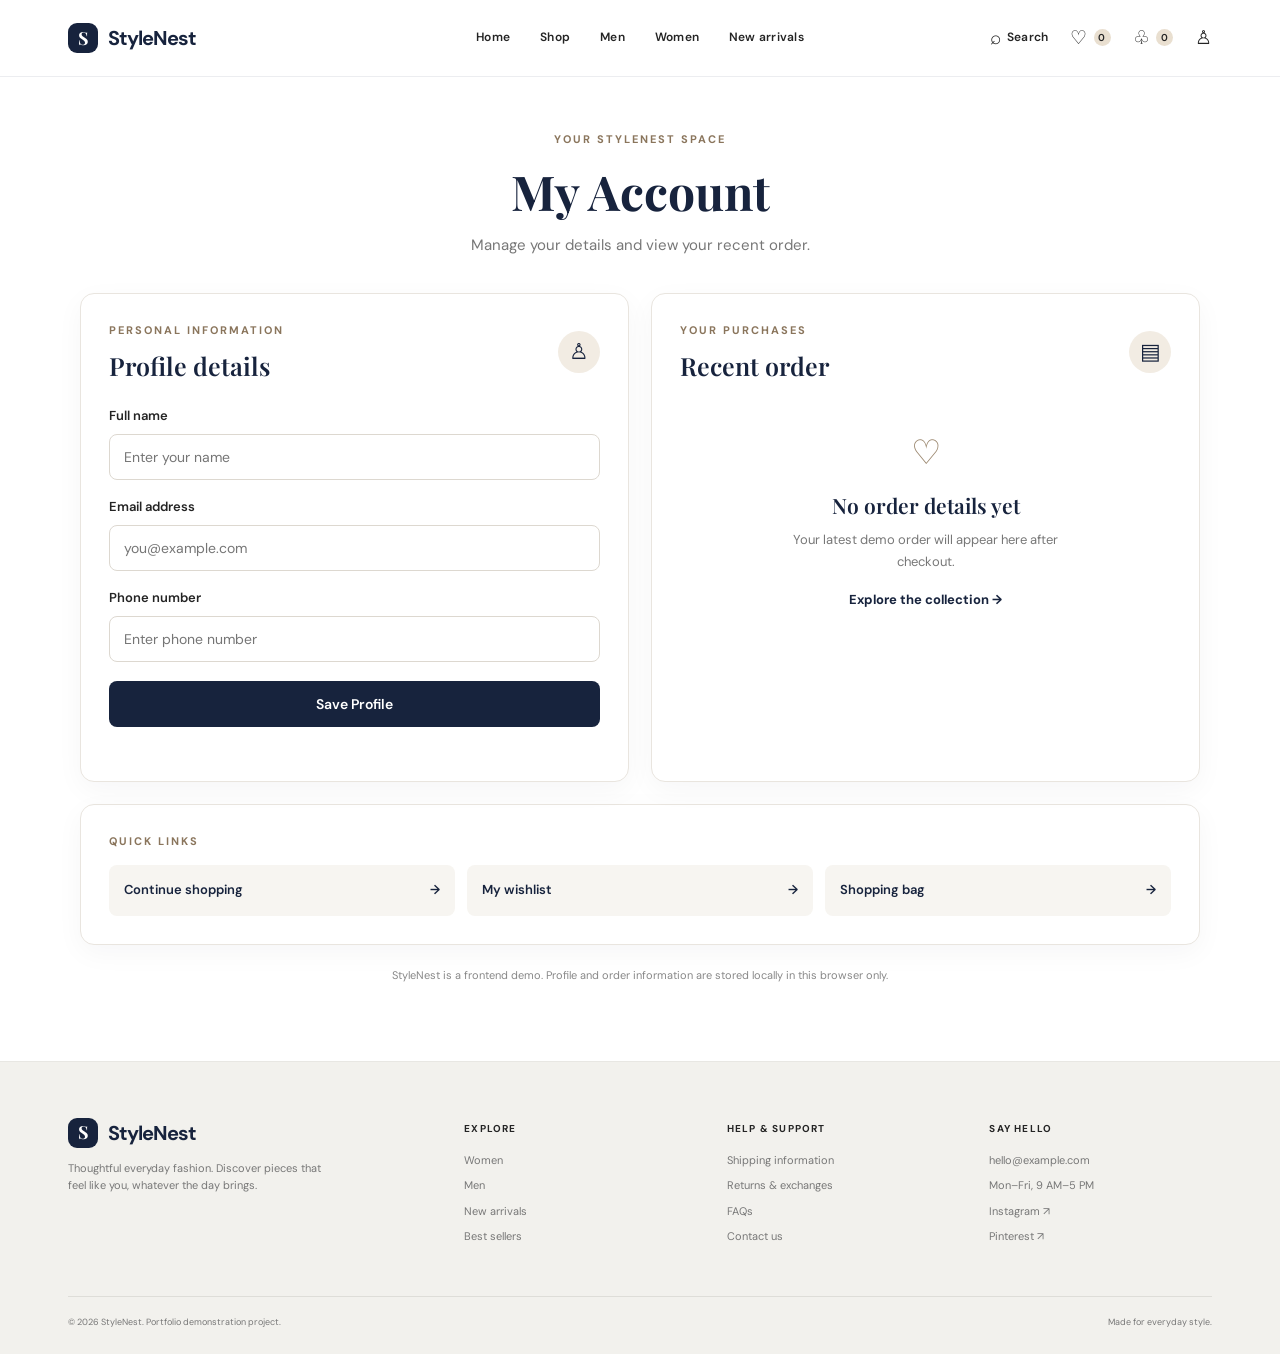
<file: account.html>
<!DOCTYPE html>
<html lang="en">
<head>
  <meta charset="UTF-8"><meta name="viewport" content="width=device-width, initial-scale=1.0">
  <title>My Account | StyleNest</title>
  <link rel="preconnect" href="https://fonts.googleapis.com"><link rel="preconnect" href="https://fonts.gstatic.com" crossorigin>
  <link href="https://fonts.googleapis.com/css2?family=DM+Sans:wght@400;500;600;700&family=Playfair+Display:wght@600;700&display=swap" rel="stylesheet">
  <link rel="stylesheet" href="css/style.css"><link rel="stylesheet" href="css/account.css">
</head>
<body>
  <div id="site-header"></div>
  <main class="account-page">
    <div class="account-heading"><p class="eyebrow">YOUR STYLENEST SPACE</p><h1>My Account</h1><p>Manage your details and view your recent order.</p></div>
    <div class="account-grid">
      <section class="account-card profile-card"><div class="card-heading"><div><p class="eyebrow">PERSONAL INFORMATION</p><h2>Profile details</h2></div><span class="profile-icon">♙</span></div>
        <form id="profile-form">
          <label for="full-name">Full name</label><input id="full-name" name="fullName" type="text" placeholder="Enter your name" required maxlength="70">
          <label for="email">Email address</label><input id="email" name="email" type="email" placeholder="you@example.com" required maxlength="100">
          <label for="phone">Phone number</label><input id="phone" name="phone" type="tel" placeholder="Enter phone number" maxlength="20">
          <button class="account-button" type="submit">Save Profile</button><p class="form-message" id="profile-message" role="status"></p>
        </form>
      </section>
      <section class="account-card orders-card"><div class="card-heading"><div><p class="eyebrow">YOUR PURCHASES</p><h2>Recent order</h2></div><span class="order-icon">▤</span></div>
        <div id="order-content"><div class="empty-orders"><span>♡</span><h3>No order details yet</h3><p>Your latest demo order will appear here after checkout.</p><a href="shop.html">Explore the collection →</a></div></div>
      </section>
    </div>
    <section class="account-card account-shortcuts"><p class="eyebrow">QUICK LINKS</p><div class="shortcut-links"><a href="shop.html">Continue shopping <span>→</span></a><a href="wishlist.html">My wishlist <span>→</span></a><a href="cart.html">Shopping bag <span>→</span></a></div></section>
    <p class="account-note">StyleNest is a frontend demo. Profile and order information are stored locally in this browser only.</p>
  </main>
  <div id="site-footer"></div>
 <script src="js/main.js"></script>
<script src="js/products.js"></script>
<script src="js/account.js"></script>
</body></html>
</file>
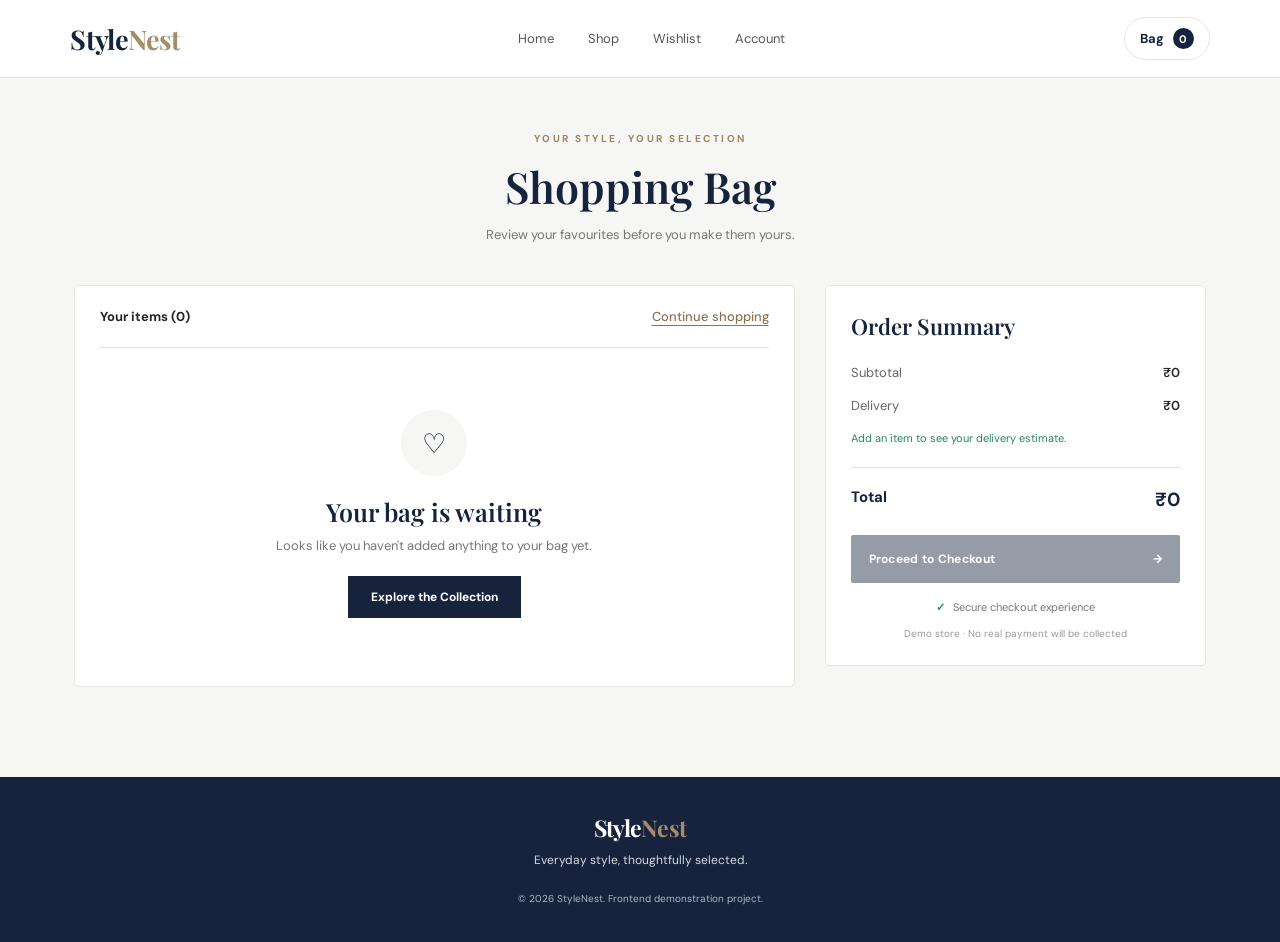
<file: cart.html>
<!DOCTYPE html>
<html lang="en">
<head>
  <meta charset="UTF-8">
  <meta name="viewport" content="width=device-width, initial-scale=1.0">
  <meta name="theme-color" content="#17233D">
  <title>Your Shopping Bag | StyleNest</title>
  <link rel="preconnect" href="https://fonts.googleapis.com">
  <link rel="preconnect" href="https://fonts.gstatic.com" crossorigin>
  <link href="https://fonts.googleapis.com/css2?family=DM+Sans:wght@400;500;600;700&family=Playfair+Display:wght@500;600;700&display=swap" rel="stylesheet">
  <link rel="stylesheet" href="css/cart.css">
</head>
<body>
  <header class="site-header">
    <a class="brand" href="index.html">Style<span>Nest</span></a>
    <nav class="main-nav" aria-label="Main navigation">
      <a href="index.html">Home</a>
      <a href="shop.html">Shop</a>
      <a href="wishlist.html">Wishlist</a>
      <a href="account.html">Account</a>
    </nav>
    <a class="header-cart" href="cart.html" aria-current="page">Bag <span id="header-cart-count">0</span></a>
  </header>

  <main class="cart-page">
    <div class="page-heading">
      <p class="eyebrow">YOUR STYLE, YOUR SELECTION</p>
      <h1>Shopping Bag</h1>
      <p class="heading-subtitle">Review your favourites before you make them yours.</p>
    </div>

    <div class="cart-layout">
      <section class="cart-main" aria-label="Shopping bag items">
        <div class="cart-list-heading"><span id="items-heading">Your items (0)</span><a href="shop.html">Continue shopping</a></div>
        <div id="cart-items"></div>
      </section>

      <aside class="order-card" aria-label="Order summary">
        <h2>Order Summary</h2>
        <div class="summary-line"><span>Subtotal</span><strong id="subtotal">₹0</strong></div>
        <div class="summary-line"><span>Delivery</span><strong id="delivery">₹0</strong></div>
        <p class="shipping-note" id="shipping-note">Shipping is calculated at checkout.</p>
        <div class="summary-total"><span>Total</span><strong id="total">₹0</strong></div>
        <a class="checkout-button" id="checkout-button" href="checkout.html">Proceed to Checkout <span>→</span></a>
        <div class="secure-note"><span>✓</span> Secure checkout experience</div>
        <div class="payment-note">Demo store · No real payment will be collected</div>
      </aside>
    </div>
  </main>

  <footer class="site-footer">
    <a class="brand footer-brand" href="index.html">Style<span>Nest</span></a>
    <p>Everyday style, thoughtfully selected.</p>
    <small>© 2026 StyleNest. Frontend demonstration project.</small>
  </footer>
  <div class="toast" id="cart-toast" role="status" aria-live="polite"></div>
  <script src="js/cart.js"></script>
</body>
</html>
</file>
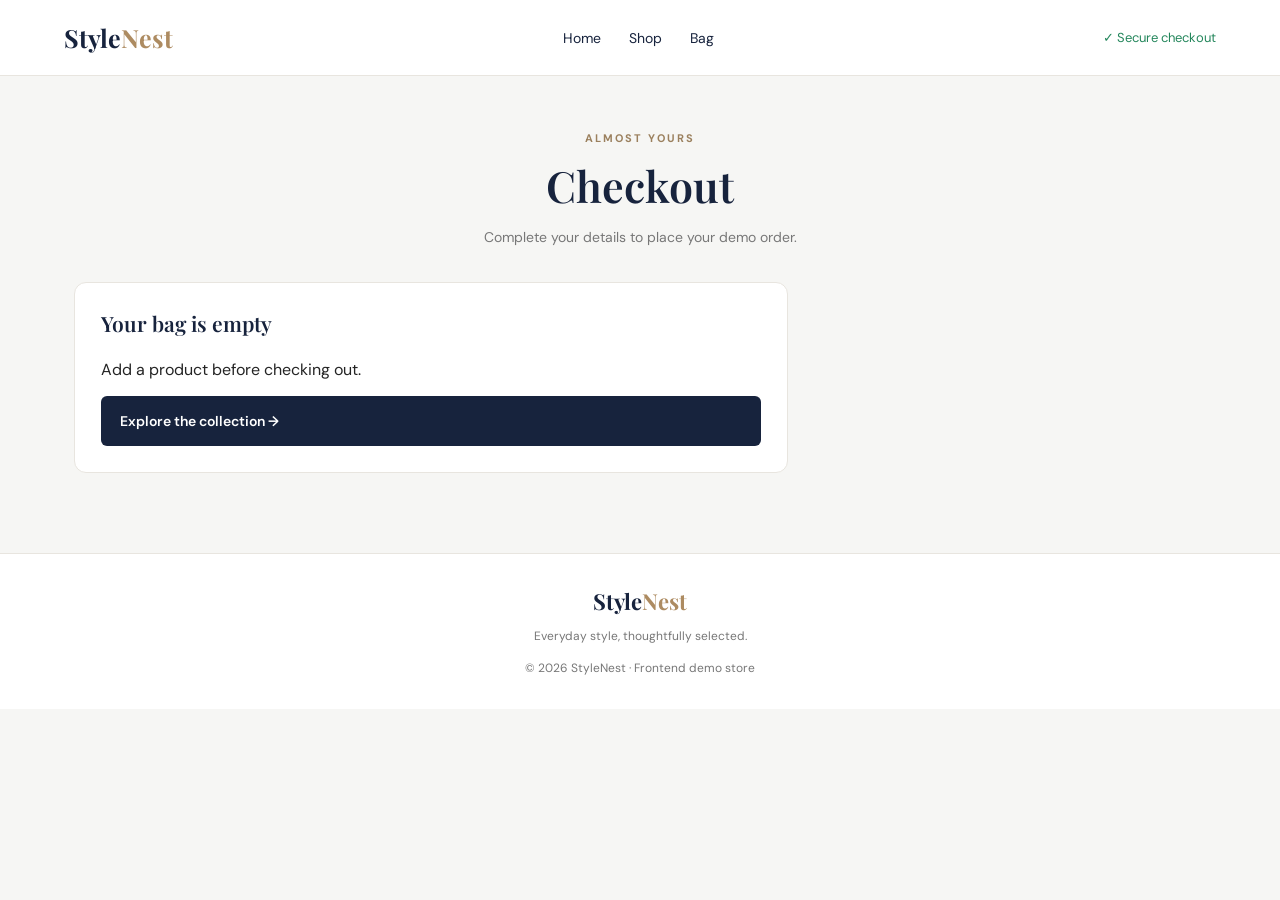
<file: checkout.html>
<!DOCTYPE html>
<html lang="en">
<head>
  <meta charset="UTF-8"><meta name="viewport" content="width=device-width, initial-scale=1.0">
  <meta name="theme-color" content="#17233D"><title>Checkout | StyleNest</title>
  <link rel="preconnect" href="https://fonts.googleapis.com"><link rel="preconnect" href="https://fonts.gstatic.com" crossorigin>
  <link href="https://fonts.googleapis.com/css2?family=DM+Sans:wght@400;500;600;700&family=Playfair+Display:wght@500;600;700&display=swap" rel="stylesheet">
  <link rel="stylesheet" href="css/checkout.css">
</head>
<body>
<header class="site-header"><a class="brand" href="index.html">Style<span>Nest</span></a><nav><a href="index.html">Home</a><a href="shop.html">Shop</a><a href="cart.html">Bag</a></nav><span class="secure-label">✓ Secure checkout</span></header>
<main class="checkout-page">
  <div class="heading"><p class="eyebrow">ALMOST YOURS</p><h1>Checkout</h1><p>Complete your details to place your demo order.</p></div>
  <div class="checkout-layout" id="checkout-layout">
    <form class="checkout-form" id="checkout-form" novalidate>
      <section class="form-card"><h2>1. Contact information</h2>
        <div class="field-grid"><label>Full name<input name="fullName" autocomplete="name" required maxlength="70" placeholder="Your full name"></label><label>Email address<input name="email" type="email" autocomplete="email" required placeholder="you@example.com"></label><label>Phone number<input name="phone" type="tel" autocomplete="tel" required inputmode="numeric" maxlength="10" pattern="[0-9]{10}" placeholder="10-digit mobile number"></label></div>
      </section>
      <section class="form-card"><h2>2. Delivery address</h2>
        <div class="field-grid"><label class="full">Address<input name="address" autocomplete="street-address" required maxlength="160" placeholder="House number, street and area"></label><label>City<input name="city" autocomplete="address-level2" required maxlength="60" placeholder="City"></label><label>State<input name="state" autocomplete="address-level1" required maxlength="60" placeholder="State"></label><label>PIN code<input name="pin" inputmode="numeric" maxlength="6" pattern="[0-9]{6}" required placeholder="6-digit PIN code"></label></div>
      </section>
      <section class="form-card"><h2>3. Payment method</h2><label class="payment-choice"><input type="radio" name="payment" value="Cash on Delivery (demo)" checked><span><strong>Cash on Delivery</strong><small>Demo option — no real payment is processed.</small></span></label><p class="demo-note">This is a frontend demonstration. Do not enter card details or make any payment.</p></section>
      <p class="form-error" id="form-error" role="alert"></p>
      <button class="place-order" type="submit">Place Demo Order <span>→</span></button>
      <p class="terms-note">By placing this demo order, you are testing the website checkout flow.</p>
    </form>
    <aside class="summary-card"><h2>Your order</h2><div id="checkout-items" class="checkout-items"></div><div class="summary-line"><span>Subtotal</span><strong id="subtotal">₹0</strong></div><div class="summary-line"><span>Delivery</span><strong id="delivery">₹0</strong></div><div class="summary-total"><span>Total</span><strong id="total">₹0</strong></div><a class="back-link" href="cart.html">← Return to bag</a></aside>
  </div>
  <section class="success-card" id="success-card" hidden><div class="success-mark">✓</div><p class="eyebrow">ORDER PLACED</p><h2>Thank you for shopping with StyleNest!</h2><p>Your demo order <strong id="order-number"></strong> has been recorded in this browser. No payment was taken.</p><a class="place-order success-link" href="shop.html">Continue shopping →</a></section>
</main>
<footer class="site-footer"><a class="brand" href="index.html">Style<span>Nest</span></a><p>Everyday style, thoughtfully selected.</p><small>© 2026 StyleNest · Frontend demo store</small></footer>
<script src="js/checkout.js"></script>
</body></html>
</file>
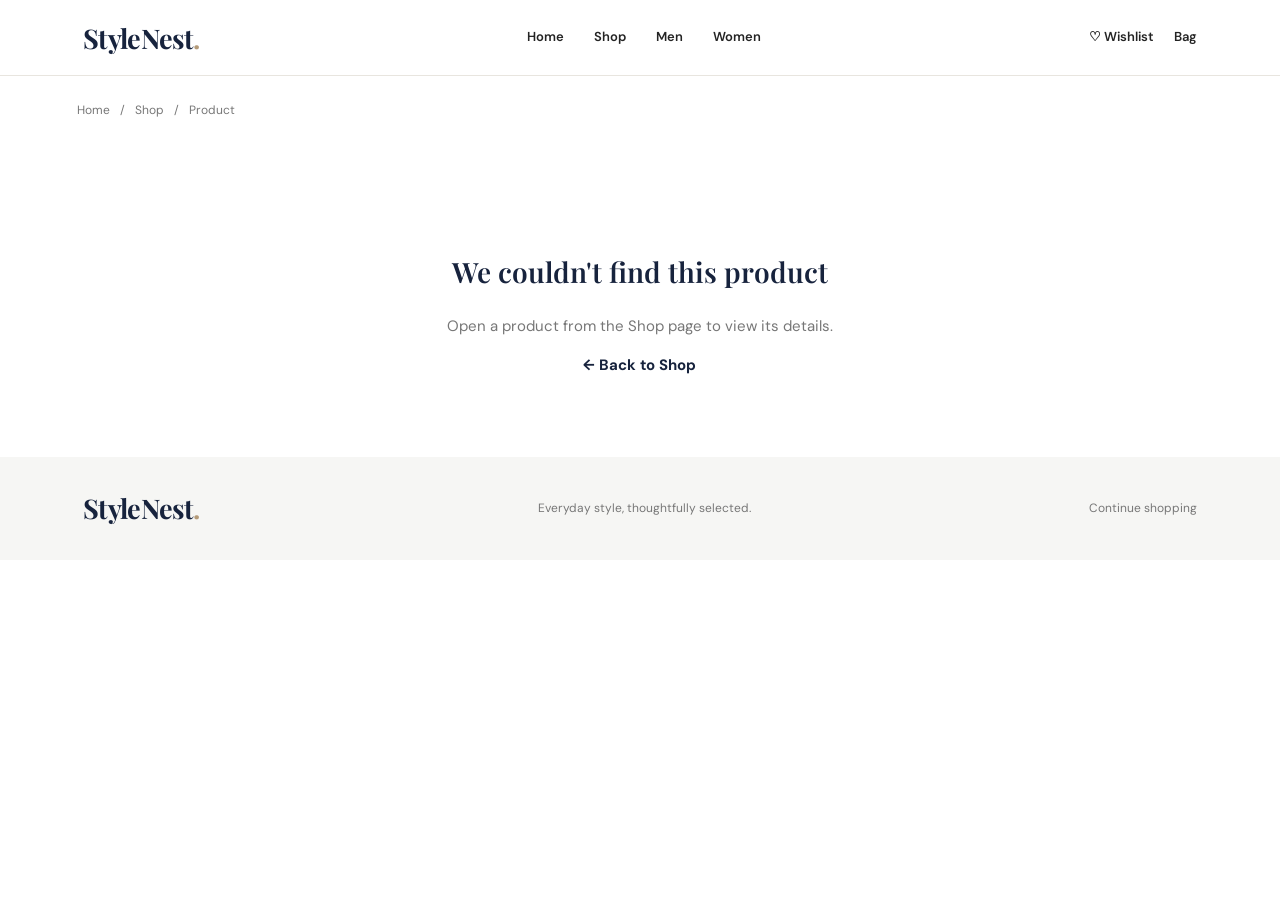
<file: product.html>
<!DOCTYPE html>
<html lang="en">
<head>
  <meta charset="UTF-8">
  <meta name="viewport" content="width=device-width, initial-scale=1.0">
  <meta name="description" content="Explore product details at StyleNest.">
  <title>Product Details | StyleNest</title>
  <link rel="preconnect" href="https://fonts.googleapis.com">
  <link rel="preconnect" href="https://fonts.gstatic.com" crossorigin>
  <link href="https://fonts.googleapis.com/css2?family=DM+Sans:wght@400;500;600;700&family=Playfair+Display:wght@500;600;700&display=swap" rel="stylesheet">
  <link rel="stylesheet" href="css/style.css">
  <link rel="stylesheet" href="css/product.css">
</head>
<body>
  <header class="pd-header">
    <a class="pd-brand" href="index.html">StyleNest<span>.</span></a>
    <nav class="pd-nav" aria-label="Main navigation">
      <a href="index.html">Home</a>
      <a href="shop.html">Shop</a>
      <a href="shop.html?gender=Men">Men</a>
      <a href="shop.html?gender=Women">Women</a>
    </nav>
    <div class="pd-header-actions">
      <a href="wishlist.html" aria-label="Wishlist">♡ <span>Wishlist</span></a>
      <a href="cart.html" aria-label="Shopping bag">Bag</a>
    </div>
  </header>

  <main class="pd-main">
    <div class="pd-breadcrumb"><a href="index.html">Home</a><span>/</span><a href="shop.html">Shop</a><span>/</span><span id="breadcrumb-name">Product</span></div>

    <section id="product-view" class="pd-product-layout" aria-live="polite">
      <div class="pd-loading">Loading product details...</div>
    </section>

    <section class="pd-related-section" id="related-section" hidden>
      <div class="pd-section-heading">
        <div><p class="pd-eyebrow">YOU MAY ALSO LIKE</p><h2>Complete your look</h2></div>
        <a href="shop.html" class="pd-view-all">View all products ↗</a>
      </div>
      <div class="pd-related-grid" id="related-products"></div>
    </section>
  </main>

  <footer class="pd-footer">
    <a class="pd-brand" href="index.html">StyleNest<span>.</span></a>
    <p>Everyday style, thoughtfully selected.</p>
    <a href="shop.html">Continue shopping</a>
  </footer>

  <!-- Keep products.js before product-details.js so the product catalogue is available. -->
  <script src="js/products.js"></script>
  <script src="js/product-details.js"></script>
</body>
</html>
</file>
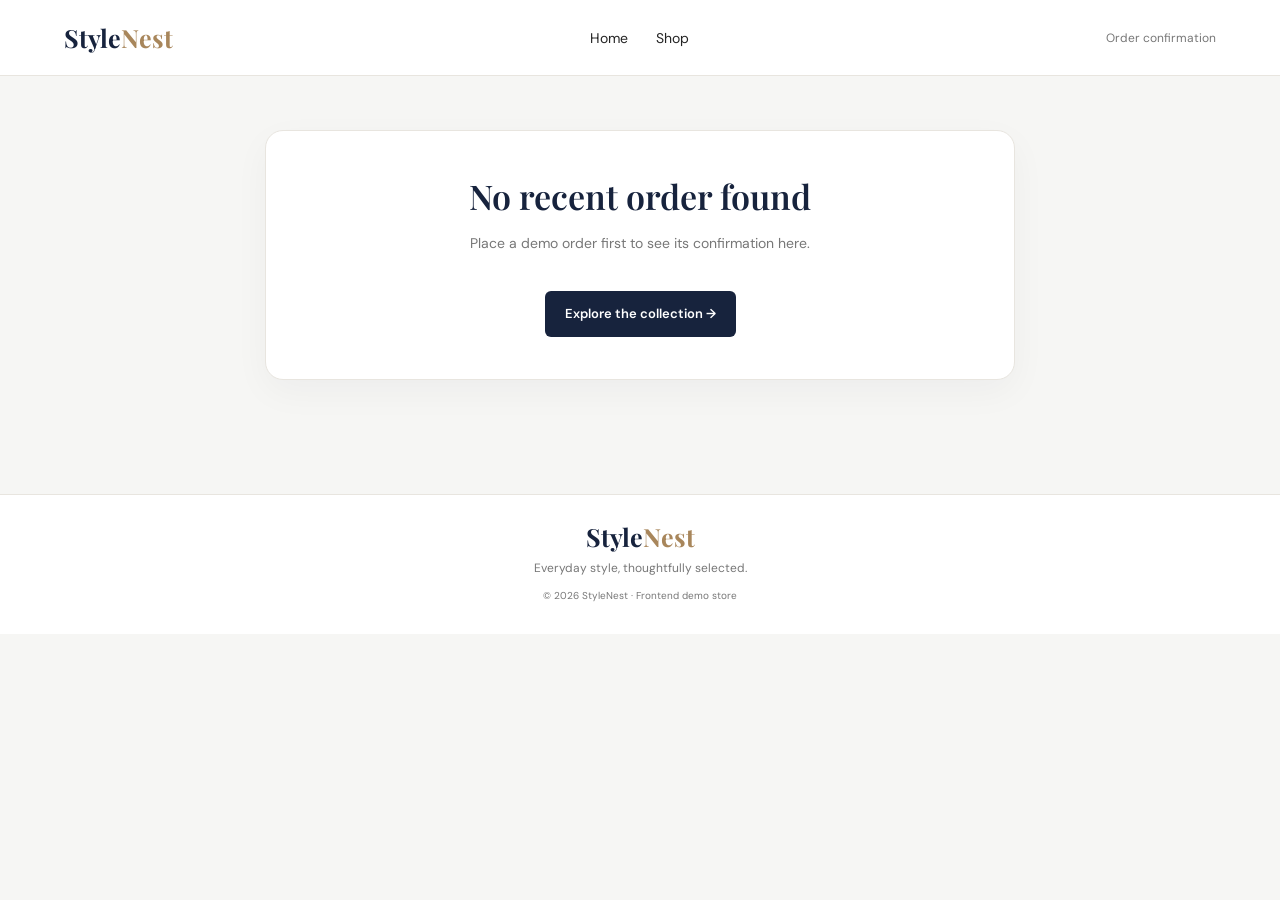
<file: success.html>
<!DOCTYPE html>
<html lang="en">
<head>
  <meta charset="UTF-8"><meta name="viewport" content="width=device-width, initial-scale=1.0">
  <meta name="theme-color" content="#17233D"><title>Order Confirmed | StyleNest</title>
  <link rel="preconnect" href="https://fonts.googleapis.com"><link rel="preconnect" href="https://fonts.gstatic.com" crossorigin>
  <link href="https://fonts.googleapis.com/css2?family=DM+Sans:wght@400;500;600;700&family=Playfair+Display:wght@500;600;700&display=swap" rel="stylesheet">
  <link rel="stylesheet" href="css/success.css">
</head>
<body>
<header class="site-header"><a class="brand" href="index.html">Style<span>Nest</span></a><nav><a href="index.html">Home</a><a href="shop.html">Shop</a></nav><span class="secure-label">Order confirmation</span></header>
<main class="success-page">
  <section class="success-card" id="success-card">
    <div class="success-mark" aria-hidden="true">✓</div>
    <p class="eyebrow">ORDER PLACED</p>
    <h1>Thank you for your order!</h1>
    <p class="intro">Your StyleNest order has been recorded successfully. This is a demo checkout; no payment was collected.</p>
    <div class="order-number-box"><span>ORDER NUMBER</span><strong id="order-number">—</strong></div>
    <div class="order-meta"><div><span>Order date</span><strong id="order-date">—</strong></div><div><span>Payment method</span><strong id="payment-method">—</strong></div></div>
    <div class="section-heading"><h2>Order summary</h2><span id="item-count">0 items</span></div>
    <div id="order-items" class="order-items"></div>
    <div class="totals"><div><span>Subtotal</span><strong id="subtotal">₹0</strong></div><div><span>Delivery</span><strong id="delivery">₹0</strong></div><div class="grand-total"><span>Total</span><strong id="total">₹0</strong></div></div>
    <div class="delivery-note"><strong>What's next?</strong><p>Your demo order details are saved in this browser. In a real store, you would receive an order confirmation and delivery updates.</p></div>
    <div class="actions"><a class="primary-btn" href="shop.html">Continue shopping <span>→</span></a><a class="secondary-btn" href="index.html">Back to home</a></div>
  </section>
  <section class="empty-card" id="empty-card" hidden><h1>No recent order found</h1><p>Place a demo order first to see its confirmation here.</p><a class="primary-btn" href="shop.html">Explore the collection →</a></section>
</main>
<footer class="site-footer"><a class="brand" href="index.html">Style<span>Nest</span></a><p>Everyday style, thoughtfully selected.</p><small>© 2026 StyleNest · Frontend demo store</small></footer>
<script src="js/success.js"></script>
</body></html>
</file>
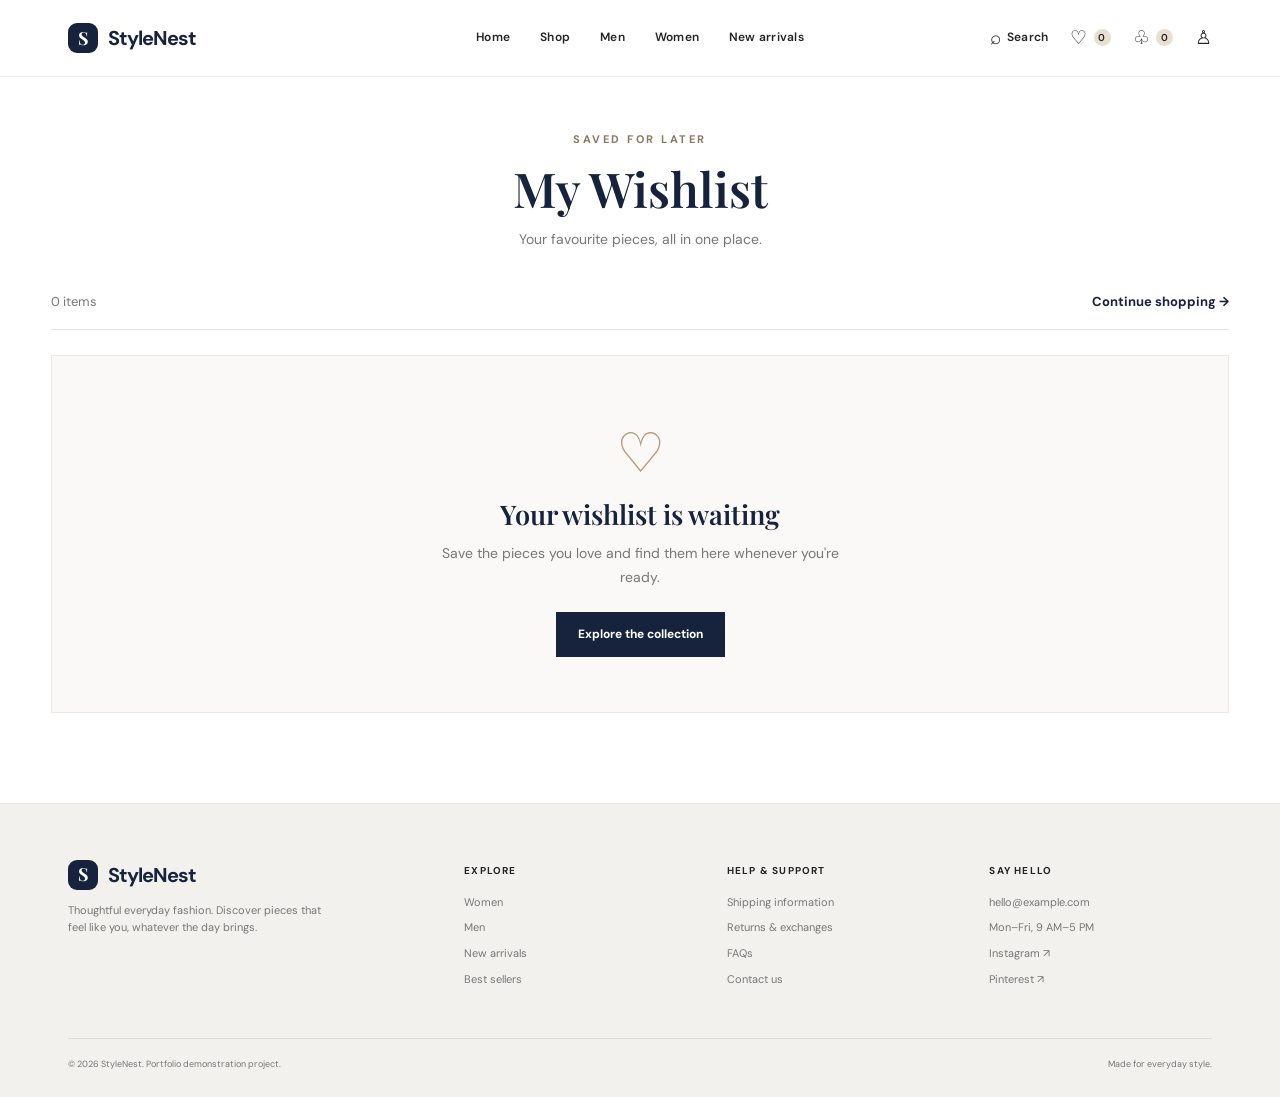
<file: wishlist.html>
<!DOCTYPE html>
<html lang="en">
<head>
  <meta charset="UTF-8"><meta name="viewport" content="width=device-width, initial-scale=1.0">
  <title>My Wishlist | StyleNest</title>
  <link rel="preconnect" href="https://fonts.googleapis.com"><link rel="preconnect" href="https://fonts.gstatic.com" crossorigin>
  <link href="https://fonts.googleapis.com/css2?family=DM+Sans:wght@400;500;600;700&family=Playfair+Display:wght@600;700&display=swap" rel="stylesheet">
  <link rel="stylesheet" href="css/style.css"><link rel="stylesheet" href="css/wishlist.css">
</head>
<body>
  <div id="site-header"></div>
  <main class="wishlist-page">
    <div class="wishlist-heading"><p class="eyebrow">SAVED FOR LATER</p><h1>My Wishlist</h1><p class="wishlist-subtitle">Your favourite pieces, all in one place.</p></div>
    <div class="wishlist-toolbar"><span id="wishlist-count">0 items</span><a href="shop.html">Continue shopping <span aria-hidden="true">→</span></a></div>
    <section id="wishlist-grid" class="wishlist-grid" aria-live="polite"></section>
    <section id="wishlist-empty" class="wishlist-empty" hidden><div class="empty-heart">♡</div><h2>Your wishlist is waiting</h2><p>Save the pieces you love and find them here whenever you're ready.</p><a class="wishlist-shop-btn" href="shop.html">Explore the collection</a></section>
  </main>
  <div id="site-footer"></div>
 <script src="js/main.js"></script>
<script src="js/products.js"></script>
<script src="js/wishlist.js"></script>
</body></html>
</file>
<file: css/style.css>
/* StyleNest — global design system */
:root{--navy:#17233D;--beige:#E9DFD0;--paper:#F6F6F4;--white:#fff;--ink:#242424;--muted:#777;--line:#e8e7e3;--green:#23865B;--red:#D94A4A;--serif:"Playfair Display",Georgia,serif;--sans:"DM Sans",Arial,sans-serif;--container:1200px}
*{box-sizing:border-box}html{scroll-behavior:smooth;scroll-padding-top:90px}body{margin:0;background:var(--white);color:var(--ink);font-family:var(--sans);font-size:15px;line-height:1.6;-webkit-font-smoothing:antialiased}img{display:block;width:100%;height:100%;object-fit:cover}a{color:inherit;text-decoration:none}button,input{font:inherit}button,a{-webkit-tap-highlight-color:transparent}button:focus-visible,a:focus-visible,input:focus-visible{outline:3px solid #b8c7e2;outline-offset:3px}.announcement{min-height:34px;display:flex;align-items:center;justify-content:center;padding:6px 16px;background:var(--navy);color:#fff;text-align:center;font-size:11px;letter-spacing:.08em}.site-header{position:sticky;top:0;z-index:20;background:rgba(255,255,255,.96);border-bottom:1px solid rgba(23,35,61,.08);backdrop-filter:blur(12px)}.header-inner{max-width:var(--container);height:76px;margin:auto;padding:0 28px;display:grid;grid-template-columns:1fr auto 1fr;align-items:center}.brand{display:inline-flex;align-items:center;gap:10px;width:max-content;color:var(--navy);font-size:20px;font-weight:700;letter-spacing:-.05em}.brand-mark{width:30px;height:30px;display:grid;place-items:center;background:var(--navy);color:#fff;border-radius:9px;font-family:var(--serif);font-size:18px}.main-nav{display:flex;align-items:center;gap:30px}.main-nav a,.header-actions a{font-size:12px;font-weight:600;letter-spacing:.02em;transition:color .2s}.main-nav a:hover,.header-actions a:hover{color:#9a7954}.header-actions{display:flex;justify-content:flex-end;align-items:center;gap:22px}.header-actions a{display:flex;align-items:center;gap:6px}.header-icon{font-size:19px;font-weight:400}.count{display:inline-grid;place-items:center;min-width:17px;height:17px;padding:0 4px;border-radius:20px;background:var(--beige);font-size:10px}.menu-toggle{display:none;border:0;background:none;color:var(--navy);font-size:25px;cursor:pointer}.section{max-width:var(--container);margin:0 auto;padding:92px 28px}.hero{max-width:var(--container);min-height:390px;margin:28px auto 0;padding:22px 28px;display:grid;grid-template-columns:.92fr 1.08fr;align-items:center;gap:28px;background:#f0e8dc;color:var(--ink)}.hero-content{max-width:470px;padding:25px 12px 25px 24px}.hero-content .eyebrow{color:#9a7954}.hero-visual{height:345px;position:relative;overflow:hidden;background:#e4d8c9}.hero-visual img{object-position:center 34%}.hero-caption{position:absolute;right:14px;bottom:13px;padding:7px 10px;background:rgba(255,255,255,.9);font-size:8px;letter-spacing:.14em;color:var(--navy)}.hero-pagination{display:flex;gap:7px;margin-top:28px}.hero-pagination span{width:6px;height:6px;border-radius:50%;background:#c9c1b7}.hero-pagination span.active{background:var(--navy);width:19px;border-radius:8px}.eyebrow{display:block;color:#9a7954;font-size:10px;font-weight:700;letter-spacing:.2em;margin-bottom:15px}.light-eyebrow{color:#e8d7c0}.hero h1,.arrival-copy h2,.promo-banner h2,.reviews-inner h2{font-family:var(--serif);font-weight:500;letter-spacing:-.045em;line-height:1.08}.hero h1{font-size:clamp(42px,4.5vw,61px);margin:0 0 16px;color:var(--navy)}.hero h1 em{font-weight:500;color:#9a7954}.arrival-copy h2 em,.reviews-inner h2 em{font-weight:500;color:#e9d8c2}.hero-content>p{max-width:350px;color:#666;font-size:13px}.hero-actions{display:flex;align-items:center;gap:10px;margin-top:24px}.hero-actions .button{min-height:42px;padding:0 17px;font-size:10px}.button{min-height:48px;padding:0 23px;border:1px solid transparent;border-radius:4px;display:inline-flex;align-items:center;justify-content:center;gap:20px;font-size:11px;font-weight:700;letter-spacing:.04em;cursor:pointer;transition:transform .2s,background .2s,color .2s}.button:hover{transform:translateY(-2px)}.button-light{background:#fff;color:var(--navy)}.button-light:hover{background:var(--beige)}.button-dark{background:var(--navy);color:#fff}.button-outline{background:transparent;color:var(--navy);border-color:#9b927f}.button-dark:hover{background:#26395f}.text-link{font-size:11px;font-weight:700;letter-spacing:.04em;border-bottom:1px solid #b8a58d;padding-bottom:5px}.text-link span{margin-left:8px}.light-link{color:#fff;border-color:rgba(255,255,255,.55)}.hero-note{display:none}.section-heading{display:flex;align-items:end;justify-content:space-between;gap:20px;margin-bottom:34px}.section-heading h2,.newsletter-section h2{font-family:var(--serif);font-size:clamp(32px,4vw,43px);font-weight:500;letter-spacing:-.04em;line-height:1.15;margin:0}.section-heading>p{margin:0;color:var(--muted);font-size:12px}.category-grid{display:grid;grid-template-columns:1.2fr 1fr 1fr;grid-template-rows:260px 260px;gap:14px}.category-card{position:relative;overflow:hidden;background:var(--paper)}.category-card img{transition:transform .6s}.category-card:hover img{transform:scale(1.045)}.category-large{grid-row:span 2}.category-overlay{position:absolute;inset:0;display:flex;flex-direction:column;justify-content:end;align-items:flex-start;padding:24px;color:#fff;background:linear-gradient(0deg,rgba(0,0,0,.58),transparent 58%)}.category-overlay small{font-size:8px;letter-spacing:.16em}.category-overlay strong{font-family:var(--serif);font-size:30px;font-weight:500}.category-overlay b{position:absolute;right:22px;bottom:25px;font-size:20px;font-weight:400}.soft-section{max-width:none;background:var(--paper);padding-left:max(28px,calc((100vw - var(--container))/2));padding-right:max(28px,calc((100vw - var(--container))/2))}.product-preview-grid{display:grid;grid-template-columns:repeat(4,1fr);gap:18px}.preview-image{height:330px;position:relative;background:#ecebe7;overflow:hidden}.preview-image img{transition:transform .45s}.preview-card:hover .preview-image img{transform:scale(1.035)}.tag{position:absolute;z-index:1;top:13px;left:13px;background:#fff;padding:5px 8px;font-size:8px;font-weight:700;letter-spacing:.1em}.tag-beige{background:var(--beige)}.tag-sale{background:#f2d9d5;color:#963c36}.heart-button{position:absolute;z-index:2;top:10px;right:12px;width:34px;height:34px;border:0;border-radius:50%;background:rgba(255,255,255,.92);font-size:21px;cursor:pointer}.heart-button:hover{color:var(--red)}.preview-info{display:flex;justify-content:space-between;gap:10px;padding:13px 1px}.preview-info h3{font-size:12px;margin:0 0 3px}.preview-info p{font-size:10px;color:var(--muted);margin:0}.preview-info>strong{font-size:12px;white-space:nowrap}.stage-note{margin:20px 0 0;color:var(--muted);font-size:10px}.arrivals-section{display:grid;grid-template-columns:.8fr 1.2fr;align-items:center;gap:8%;}.arrival-copy h2{font-size:clamp(42px,5vw,60px);margin:0 0 18px}.arrival-copy h2 em{color:#a98d6c}.arrival-copy p{max-width:340px;color:var(--muted);font-size:13px;margin-bottom:28px}.arrival-image{height:430px;position:relative;background:var(--paper)}.arrival-image span{position:absolute;right:20px;bottom:18px;padding:12px 16px;background:#fff;color:var(--navy);font-family:var(--serif);font-size:17px;line-height:1.1;letter-spacing:.08em}.promo-banner{max-width:var(--container);margin:0 auto 30px;padding:55px 7%;min-height:260px;display:flex;align-items:center;justify-content:space-between;gap:30px;background:var(--navy);color:#fff}.promo-banner h2{font-size:42px;margin:0 0 10px}.promo-banner p{color:rgba(255,255,255,.7);font-size:12px;margin:0}.benefits-section{padding-top:75px;padding-bottom:80px}.centered{justify-content:center;text-align:center}.benefit-grid{display:grid;grid-template-columns:repeat(3,1fr);gap:40px;text-align:center;margin-top:42px}.benefit-grid article{padding:0 20px}.benefit-icon{font-size:27px;color:#a98d6c}.benefit-grid h3{font-family:var(--serif);font-size:20px;font-weight:500;margin:12px 0 6px}.benefit-grid p{max-width:270px;margin:0 auto;color:var(--muted);font-size:11px}.reviews-section{background:#202d46;color:#fff}.reviews-inner{padding-top:75px;padding-bottom:80px}.reviews-inner h2{font-size:43px;margin:0 0 36px}.review-grid{display:grid;grid-template-columns:repeat(3,1fr);gap:35px}.review-grid blockquote{margin:0;padding-top:18px;border-top:1px solid rgba(255,255,255,.25)}.stars{color:#e8d1ad;letter-spacing:.15em;font-size:12px}.review-grid blockquote p{font-family:var(--serif);font-size:18px;line-height:1.5;color:#f0eee9}.review-grid cite{font-style:normal;font-size:10px;font-weight:700}.review-grid cite small{display:block;color:rgba(255,255,255,.5);font-weight:400;margin-top:3px}.newsletter-section{display:flex;align-items:center;justify-content:space-between;gap:35px;padding-top:72px;padding-bottom:72px}.newsletter-section h2{font-size:34px}.newsletter-section>div>p{font-size:12px;color:var(--muted);margin:8px 0 0}.newsletter-form{width:min(440px,48%);display:grid;grid-template-columns:1fr auto;gap:8px}.newsletter-form input{min-width:0;height:48px;border:1px solid var(--line);padding:0 14px;font-size:11px}.form-message{grid-column:1/-1;min-height:16px;margin:0;font-size:11px;color:var(--green)}.site-footer{background:#f2f1ed;border-top:1px solid var(--line)}.footer-inner{max-width:var(--container);margin:auto;padding:55px 28px 25px}.footer-grid{display:grid;grid-template-columns:1.6fr 1fr 1fr 1fr;gap:40px;padding-bottom:42px}.footer-brand p{max-width:260px;color:var(--muted);font-size:11px}.footer-column h3{font-size:10px;letter-spacing:.12em;margin:4px 0 15px}.footer-column a,.footer-column p{display:block;color:var(--muted);font-size:11px;margin:8px 0}.footer-column a:hover{color:var(--navy)}.footer-bottom{border-top:1px solid #deddd8;padding-top:18px;display:flex;justify-content:space-between;color:var(--muted);font-size:9px}.toast{position:fixed;z-index:50;right:20px;bottom:20px;max-width:min(360px,calc(100vw - 40px));padding:13px 18px;background:var(--navy);color:#fff;border-radius:5px;font-size:12px;box-shadow:0 8px 30px #17233d30;opacity:0;transform:translateY(12px);pointer-events:none;transition:.25s}.toast.show{opacity:1;transform:translateY(0)}.sr-only{position:absolute;width:1px;height:1px;padding:0;margin:-1px;overflow:hidden;clip:rect(0,0,0,0);white-space:nowrap;border:0}
</file>
<file: css/account.css>
.account-page{width:min(1120px,calc(100% - 40px));margin:54px auto 76px;color:#242424;font-family:'DM Sans',sans-serif}.account-heading{text-align:center;margin-bottom:36px}.account-heading .eyebrow,.eyebrow{font-size:11px;letter-spacing:2px;font-weight:700;color:#8a755c;margin:0 0 10px}.account-heading h1{font:700 clamp(34px,5vw,48px) 'Playfair Display',serif;margin:0 0 10px;color:#17233D}.account-heading>p:last-child{color:#777;margin:0}.account-grid{display:grid;grid-template-columns:1fr 1fr;gap:22px}.account-card{background:#fff;border:1px solid #e9e5df;border-radius:14px;padding:28px;box-shadow:0 8px 28px rgba(23,35,61,.04)}.card-heading{display:flex;justify-content:space-between;align-items:center;margin-bottom:24px}.card-heading h2{font:600 25px 'Playfair Display',serif;color:#17233D;margin:0}.profile-icon,.order-icon{width:42px;height:42px;border-radius:50%;display:grid;place-items:center;background:#f2ece3;color:#17233D;font-size:22px}.profile-card form{display:flex;flex-direction:column}.profile-card label{font-size:13px;font-weight:600;margin:0 0 7px}.profile-card input{width:100%;box-sizing:border-box;border:1px solid #ddd8d0;border-radius:8px;padding:13px 14px;font:14px 'DM Sans',sans-serif;margin-bottom:17px;outline:none}.profile-card input:focus{border-color:#17233D;box-shadow:0 0 0 3px rgba(23,35,61,.08)}.account-button{border:0;border-radius:8px;padding:14px 20px;background:#17233D;color:#fff;font:600 14px 'DM Sans',sans-serif;cursor:pointer;margin-top:2px}.account-button:hover{background:#26395e}.form-message{font-size:13px;color:#23865b;min-height:16px;margin:10px 0 0}.empty-orders{text-align:center;padding:20px 8px 12px}.empty-orders>span{font-size:34px;color:#9a866d}.empty-orders h3{font:600 21px 'Playfair Display',serif;color:#17233D;margin:10px 0}.empty-orders p{font-size:13px;line-height:1.7;color:#777;margin:0 auto 14px;max-width:280px}.empty-orders a{color:#17233D;font-weight:700;font-size:13px;text-decoration:none}.order-summary{border:1px solid #eee9e2;border-radius:10px;padding:16px}.order-top{display:flex;justify-content:space-between;gap:12px;align-items:center;margin-bottom:14px}.order-number{font-size:14px;font-weight:700;color:#17233D}.order-status{font-size:11px;font-weight:700;color:#23865b;background:#eaf5ef;border-radius:20px;padding:6px 10px}.order-meta{font-size:12px;color:#777;margin:0 0 14px}.account-order-item{display:flex;justify-content:space-between;gap:12px;padding:11px 0;border-top:1px solid #f0ede8;font-size:13px}.account-order-item span:first-child{color:#555}.account-order-total{display:flex;justify-content:space-between;border-top:1px solid #e8e2d9;padding-top:14px;margin-top:5px;font-weight:700;color:#17233D}.account-shortcuts{margin-top:22px}.shortcut-links{display:grid;grid-template-columns:repeat(3,1fr);gap:12px;margin-top:15px}.shortcut-links a{display:flex;justify-content:space-between;gap:8px;padding:15px;background:#f7f5f1;border-radius:8px;text-decoration:none;color:#17233D;font-size:13px;font-weight:600}.shortcut-links a:hover{background:#eee7dc}.account-note{text-align:center;color:#888;font-size:11px;margin:22px 0 0}@media(max-width:720px){.account-page{width:min(100% - 28px,520px);margin:36px auto 54px}.account-grid{grid-template-columns:1fr}.account-card{padding:22px}.shortcut-links{grid-template-columns:1fr}.account-heading{margin-bottom:26px}}
</file>
<file: css/cart.css>
:root{--navy:#17233D;--beige:#E9DFD0;--paper:#F6F6F4;--ink:#242424;--muted:#777;--line:#e8e5df;--white:#fff;--green:#23865B;--danger:#D94A4A}
*{box-sizing:border-box}body{margin:0;background:var(--paper);color:var(--ink);font-family:'DM Sans',sans-serif}a{color:inherit;text-decoration:none}.site-header{height:78px;padding:0 max(5.5%,calc((100% - 1240px)/2));background:#fff;display:flex;align-items:center;justify-content:space-between;border-bottom:1px solid var(--line)}.brand{font:700 27px 'Playfair Display',serif;color:var(--navy);letter-spacing:-.7px}.brand span{color:#a58c6b}.main-nav{display:flex;gap:34px;color:#555;font-size:13px}.main-nav a:hover,.main-nav a[aria-current=page]{color:var(--navy)}.header-cart{font-size:13px;font-weight:700;color:var(--navy);border:1px solid var(--line);padding:10px 15px;border-radius:30px}.header-cart span{display:inline-grid;place-items:center;margin-left:6px;background:var(--navy);color:white;width:21px;height:21px;border-radius:50%;font-size:11px}.cart-page{max-width:1180px;margin:auto;padding:54px 24px 90px}.page-heading{text-align:center;margin-bottom:42px}.eyebrow{font-size:10px;letter-spacing:2.5px;font-weight:700;color:#9b8464;margin:0 0 12px}.page-heading h1{font:600 43px 'Playfair Display',serif;color:var(--navy);margin:0}.heading-subtitle{color:var(--muted);font-size:13px;margin:11px 0 0}.cart-layout{display:grid;grid-template-columns:minmax(0,1.7fr) minmax(290px,.9fr);gap:30px;align-items:start}.cart-main{background:#fff;border:1px solid var(--line);padding:0 25px;border-radius:5px}.cart-list-heading{height:62px;display:flex;align-items:center;justify-content:space-between;border-bottom:1px solid var(--line);font-size:13px;font-weight:700}.cart-list-heading a{font-weight:500;color:#8a7355;text-decoration:underline;text-underline-offset:4px}.cart-item{display:grid;grid-template-columns:112px minmax(0,1fr) auto;gap:20px;padding:22px 0;border-bottom:1px solid var(--line);align-items:center}.cart-item:last-child{border-bottom:0}.item-image{width:112px;height:132px;object-fit:cover;background:#f0ede8;border-radius:3px}.item-info{align-self:center}.item-category{font-size:10px;color:#9b8464;letter-spacing:1.4px;text-transform:uppercase;margin:0 0 7px}.item-name{font:600 18px 'Playfair Display',serif;color:var(--navy);margin:0 0 7px}.item-meta{font-size:12px;color:var(--muted);margin:0 0 13px}.item-price{font-size:14px;font-weight:700}.quantity-control{display:flex;align-items:center;border:1px solid var(--line);width:max-content;height:34px;margin-top:13px}.quantity-control button{width:32px;height:32px;border:0;background:#fff;font-size:18px;cursor:pointer;color:var(--navy)}.quantity-control button:hover{background:var(--paper)}.quantity-control span{min-width:27px;text-align:center;font-size:12px}.item-actions{display:flex;flex-direction:column;align-items:flex-end;justify-content:space-between;height:132px}.line-total{font-size:14px;font-weight:700;color:var(--navy)}.remove-button{border:0;background:none;color:var(--muted);font:12px 'DM Sans',sans-serif;text-decoration:underline;text-underline-offset:3px;cursor:pointer}.remove-button:hover{color:var(--danger)}.order-card{background:#fff;border:1px solid var(--line);border-radius:5px;padding:25px;position:sticky;top:20px}.order-card h2{font:600 22px 'Playfair Display',serif;color:var(--navy);margin:0 0 23px}.summary-line{display:flex;justify-content:space-between;align-items:center;font-size:13px;margin:16px 0;color:#666}.summary-line strong{color:var(--ink);font-weight:600}.shipping-note{font-size:11px;color:var(--green);line-height:1.5;margin:10px 0 20px}.summary-total{border-top:1px solid var(--line);padding-top:19px;display:flex;justify-content:space-between;font-size:15px;font-weight:700;color:var(--navy)}.summary-total strong{font-size:19px}.checkout-button{margin-top:23px;display:flex;justify-content:space-between;align-items:center;background:var(--navy);color:#fff;padding:16px 18px;font-size:12px;font-weight:700;letter-spacing:.3px;border-radius:2px;transition:background .2s}.checkout-button:hover{background:#263858}.checkout-button.disabled{opacity:.45;pointer-events:none}.secure-note{text-align:center;color:#777;font-size:11px;margin-top:17px}.secure-note span{color:var(--green);font-weight:700;margin-right:5px}.payment-note{text-align:center;color:#999;font-size:10px;margin-top:13px}.empty-state{text-align:center;padding:62px 20px 68px}.empty-icon{width:66px;height:66px;border-radius:50%;background:var(--paper);display:grid;place-items:center;margin:0 auto 19px;font-size:27px;color:var(--navy)}.empty-state h2{font:600 25px 'Playfair Display',serif;color:var(--navy);margin:0 0 9px}.empty-state p{font-size:13px;color:var(--muted);margin:0 0 22px}.shop-button{display:inline-block;background:var(--navy);color:#fff;padding:13px 23px;font-size:12px;font-weight:700}.site-footer{background:var(--navy);color:#fff;text-align:center;padding:35px 20px}.footer-brand{color:#fff;font-size:23px}.site-footer p{font-size:12px;color:#d5d8df;margin:9px 0 18px}.site-footer small{font-size:10px;color:#aeb5c2}.toast{position:fixed;bottom:24px;left:50%;transform:translate(-50%,20px);opacity:0;background:var(--navy);color:white;padding:12px 19px;font-size:12px;border-radius:3px;transition:.25s;pointer-events:none;z-index:5}.toast.show{opacity:1;transform:translate(-50%,0)}
@media(max-width:760px){.site-header{height:66px;padding:0 18px}.main-nav{gap:14px;font-size:11px}.main-nav a:nth-child(n+3){display:none}.brand{font-size:23px}.header-cart{padding:8px 11px;font-size:11px}.cart-page{padding:37px 15px 55px}.page-heading{margin-bottom:27px}.page-heading h1{font-size:35px}.cart-layout{grid-template-columns:1fr;gap:18px}.order-card{position:static;grid-row:1}.cart-main{padding:0 15px}.cart-list-heading{font-size:12px}.cart-item{grid-template-columns:82px minmax(0,1fr) auto;gap:12px;padding:17px 0}.item-image{width:82px;height:108px}.item-name{font-size:15px}.item-category{font-size:9px}.item-meta{font-size:11px;margin-bottom:9px}.item-price{font-size:12px}.item-actions{height:108px}.line-total{font-size:12px}.remove-button{font-size:11px}.quantity-control{height:30px;margin-top:9px}.quantity-control button{width:28px;height:28px}.quantity-control span{min-width:22px}.order-card{padding:21px}.site-footer{padding:29px 15px}}
@media(max-width:390px){.main-nav{gap:10px}.main-nav a:nth-child(2){display:none}.cart-item{grid-template-columns:70px minmax(0,1fr) auto;gap:9px}.item-image{width:70px;height:96px}.item-name{font-size:14px}.item-actions{height:96px}}
</file>
<file: css/checkout.css>
:root{--navy:#17233D;--beige:#E9DFD0;--paper:#F6F6F4;--ink:#242424;--muted:#777;--line:#e8e5df;--white:#fff}*{box-sizing:border-box}body{margin:0;background:var(--paper);color:var(--ink);font-family:'DM Sans',sans-serif}.site-header{height:76px;background:#fff;display:flex;align-items:center;justify-content:space-between;padding:0 max(5%,calc((100% - 1180px)/2));border-bottom:1px solid var(--line)}.brand{font:700 25px 'Playfair Display',serif;color:var(--navy);text-decoration:none}.brand span{color:#ad8b61}.site-header nav{display:flex;gap:28px}.site-header nav a,.back-link{color:var(--navy);text-decoration:none;font-size:14px}.secure-label{font-size:13px;color:#23865b}.checkout-page{max-width:1180px;margin:55px auto 80px;padding:0 24px}.heading{text-align:center;margin-bottom:36px}.eyebrow{font-size:11px;letter-spacing:2px;color:#9b805e;font-weight:700}.heading h1{font:600 43px 'Playfair Display',serif;color:var(--navy);margin:8px 0}.heading>p:last-child{color:var(--muted);font-size:14px}.checkout-layout{display:grid;grid-template-columns:minmax(0,1.55fr) minmax(300px,.85fr);gap:26px;align-items:start}.checkout-form{display:grid;gap:18px}.form-card,.summary-card,.success-card{background:#fff;border:1px solid var(--line);border-radius:12px;padding:26px}.form-card h2,.summary-card h2{font:600 21px 'Playfair Display',serif;color:var(--navy);margin:0 0 22px}.field-grid{display:grid;grid-template-columns:1fr 1fr;gap:17px}.field-grid label{display:flex;flex-direction:column;gap:8px;font-size:12px;font-weight:600;color:#454545}.field-grid .full{grid-column:1/-1}input:not([type=radio]){width:100%;height:45px;border:1px solid #ddd9d1;border-radius:6px;padding:0 12px;font:14px 'DM Sans',sans-serif;outline:none;background:#fff}input:focus{border-color:#17233D;box-shadow:0 0 0 2px #17233d12}.payment-choice{display:flex;gap:12px;align-items:flex-start;padding:15px;border:1px solid var(--line);border-radius:8px}.payment-choice input{margin-top:4px;accent-color:var(--navy)}.payment-choice span{display:grid;gap:5px}.payment-choice strong{font-size:14px}.payment-choice small,.demo-note,.terms-note{font-size:12px;color:var(--muted)}.demo-note{background:#f7f4ef;padding:12px;border-radius:6px;line-height:1.6}.place-order{display:flex;justify-content:space-between;align-items:center;width:100%;border:0;border-radius:6px;background:var(--navy);color:#fff;padding:16px 19px;text-decoration:none;font:600 14px 'DM Sans',sans-serif;cursor:pointer}.place-order:hover{background:#263858}.terms-note{text-align:center;margin:0}.form-error{color:#c43f3f;font-size:13px;margin:0}.summary-card{position:sticky;top:20px}.checkout-items{display:grid;gap:14px;margin-bottom:20px}.mini-item{display:grid;grid-template-columns:62px 1fr auto;gap:11px;align-items:center}.mini-item img{width:62px;height:76px;object-fit:cover;border-radius:5px;background:#f1eee9}.mini-item h3{font-size:12px;margin:0 0 5px}.mini-item p{font-size:11px;color:var(--muted);margin:0}.mini-item strong{font-size:12px}.summary-line,.summary-total{display:flex;justify-content:space-between;align-items:center;padding:13px 0;border-top:1px solid var(--line);font-size:13px}.summary-line strong{font-weight:600}.summary-total{font-size:16px;color:var(--navy);font-weight:700}.back-link{display:inline-block;margin-top:12px;font-size:12px}.success-card{max-width:620px;margin:0 auto;text-align:center;padding:48px 32px}.success-card[hidden]{display:none}.success-mark{width:56px;height:56px;border-radius:50%;background:#e6f3eb;color:#23865b;display:grid;place-items:center;font-size:28px;margin:0 auto 18px}.success-card h2{font:600 29px 'Playfair Display',serif;color:var(--navy)}.success-card p:not(.eyebrow){color:var(--muted);font-size:14px;line-height:1.7}.success-link{max-width:260px;margin:24px auto 0}.site-footer{text-align:center;padding:32px 20px;background:#fff;border-top:1px solid var(--line)}.site-footer p,.site-footer small{color:var(--muted);font-size:12px}.site-footer .brand{font-size:22px}@media(max-width:800px){.checkout-page{margin-top:35px}.checkout-layout{grid-template-columns:1fr}.summary-card{position:static;grid-row:1}.site-header{padding:0 20px}.site-header nav{gap:13px}.secure-label{display:none}}@media(max-width:480px){.site-header{height:65px}.site-header nav{gap:10px}.site-header nav a{font-size:12px}.brand{font-size:21px}.heading h1{font-size:35px}.form-card,.summary-card{padding:20px}.field-grid{grid-template-columns:1fr}.field-grid .full{grid-column:auto}.checkout-page{padding:0 14px}}
</file>
<file: css/product.css>
/* StyleNest Stage 3 - Product details page */
:root {
  --pd-navy: #17233D;
  --pd-beige: #E9DFD0;
  --pd-bg: #F6F6F4;
  --pd-text: #242424;
  --pd-muted: #777777;
  --pd-border: #e8e5df;
  --pd-green: #23865B;
}
* { box-sizing: border-box; }
body { margin: 0; color: var(--pd-text); background: #fff; font-family: "DM Sans", Arial, sans-serif; }
.pd-header { min-height: 76px; padding: 0 6.5%; display: flex; align-items: center; justify-content: space-between; gap: 24px; border-bottom: 1px solid var(--pd-border); background: rgba(255,255,255,.97); }
.pd-brand { color: var(--pd-navy); text-decoration: none; font: 700 27px "Playfair Display", Georgia, serif; letter-spacing: -.7px; }
.pd-brand span { color: #b49a78; }
.pd-nav, .pd-header-actions { display: flex; align-items: center; gap: 30px; }
.pd-nav a, .pd-header-actions a { color: var(--pd-text); text-decoration: none; font-size: 13px; font-weight: 600; }
.pd-nav a:hover, .pd-header-actions a:hover { color: #9b805e; }
.pd-header-actions { gap: 20px; }
.pd-main { width: min(1180px, 88%); margin: 0 auto; }
.pd-breadcrumb { display: flex; flex-wrap: wrap; gap: 10px; padding: 25px 0 30px; color: var(--pd-muted); font-size: 12px; }
.pd-breadcrumb a { color: var(--pd-muted); text-decoration: none; }
.pd-breadcrumb a:hover { color: var(--pd-navy); }
.pd-product-layout { display: grid; grid-template-columns: minmax(0, 1.08fr) minmax(340px, .92fr); gap: 7%; align-items: start; }
.pd-gallery { display: grid; grid-template-columns: 76px minmax(0, 1fr); gap: 14px; }
.pd-thumbnails { display: flex; flex-direction: column; gap: 10px; }
.pd-thumb { width: 76px; height: 94px; border: 1px solid var(--pd-border); padding: 0; background: var(--pd-bg); cursor: pointer; overflow: hidden; }
.pd-thumb.active { border: 2px solid var(--pd-navy); }
.pd-thumb img { width: 100%; height: 100%; object-fit: cover; display: block; }
.pd-main-image-wrap { position: relative; min-height: 560px; background: var(--pd-bg); overflow: hidden; }
.pd-main-image { width: 100%; height: 560px; display: block; object-fit: cover; }
.pd-image-badge { position: absolute; top: 18px; left: 18px; padding: 8px 12px; background: #fff; color: var(--pd-navy); font-size: 10px; font-weight: 700; letter-spacing: 1px; }
.pd-info { padding: 10px 0 30px; }
.pd-category { color: #9b805e; font-size: 11px; font-weight: 700; letter-spacing: 1.7px; text-transform: uppercase; margin: 0 0 12px; }
.pd-title { margin: 0 0 13px; color: var(--pd-navy); font: 600 clamp(28px, 3vw, 39px)/1.18 "Playfair Display", Georgia, serif; }
.pd-rating { color: #b28b4f; font-size: 13px; margin-bottom: 18px; }
.pd-rating span { color: var(--pd-muted); margin-left: 7px; }
.pd-price-row { display: flex; align-items: center; flex-wrap: wrap; gap: 12px; margin: 0 0 20px; }
.pd-price { color: var(--pd-navy); font-size: 24px; font-weight: 700; }
.pd-old-price { color: #999; text-decoration: line-through; font-size: 15px; }
.pd-discount { color: var(--pd-green); font-size: 12px; font-weight: 700; }
.pd-description { color: #686868; font-size: 14px; line-height: 1.8; margin: 0 0 25px; }
.pd-divider { height: 1px; background: var(--pd-border); margin: 22px 0; }
.pd-option-heading { display: flex; justify-content: space-between; align-items: center; gap: 10px; margin-bottom: 12px; font-size: 13px; font-weight: 700; }
.pd-option-heading small { color: var(--pd-muted); font-size: 11px; font-weight: 400; }
.pd-sizes { display: flex; flex-wrap: wrap; gap: 9px; }
.pd-size { width: 47px; height: 43px; border: 1px solid #dedbd5; background: #fff; color: var(--pd-text); cursor: pointer; font: 600 12px "DM Sans", sans-serif; }
.pd-size:hover, .pd-size.selected { border-color: var(--pd-navy); background: var(--pd-navy); color: #fff; }
.pd-size:disabled { opacity: .35; cursor: not-allowed; text-decoration: line-through; }
.pd-quantity-row { display: flex; align-items: center; gap: 16px; margin: 23px 0; }
.pd-quantity { display: inline-flex; align-items: center; border: 1px solid var(--pd-border); height: 44px; }
.pd-quantity button { width: 40px; height: 42px; border: 0; background: #fff; cursor: pointer; font-size: 18px; }
.pd-quantity output { width: 35px; text-align: center; font-size: 13px; }
.pd-stock { color: var(--pd-green); font-size: 12px; }
.pd-actions { display: grid; grid-template-columns: 1fr 52px; gap: 10px; }
.pd-add-cart { min-height: 52px; border: 1px solid var(--pd-navy); background: var(--pd-navy); color: #fff; cursor: pointer; font: 700 12px "DM Sans", sans-serif; letter-spacing: 1px; text-transform: uppercase; transition: .2s; }
.pd-add-cart:hover { background: #293b60; }
.pd-wishlist { min-height: 52px; border: 1px solid var(--pd-border); background: #fff; color: var(--pd-navy); cursor: pointer; font-size: 23px; }
.pd-wishlist.active { color: #c34c5a; border-color: #c34c5a; }
.pd-message { min-height: 20px; margin: 12px 0 0; color: var(--pd-green); font-size: 12px; }
.pd-details-note { display: grid; grid-template-columns: repeat(2, 1fr); gap: 12px; margin-top: 24px; }
.pd-note { padding: 14px; background: var(--pd-bg); color: #666; font-size: 11px; line-height: 1.6; }
.pd-note strong { display: block; color: var(--pd-navy); font-size: 12px; margin-bottom: 3px; }
.pd-related-section { padding: 85px 0 75px; }
.pd-section-heading { display: flex; justify-content: space-between; align-items: end; gap: 20px; margin-bottom: 25px; }
.pd-eyebrow { color: #9b805e; font-size: 10px; font-weight: 700; letter-spacing: 2px; margin: 0 0 8px; }
.pd-section-heading h2 { margin: 0; color: var(--pd-navy); font: 600 30px "Playfair Display", Georgia, serif; }
.pd-view-all { color: var(--pd-navy); font-size: 12px; text-decoration: none; font-weight: 700; }
.pd-related-grid { display: grid; grid-template-columns: repeat(4, 1fr); gap: 18px; }
.pd-related-card { color: inherit; text-decoration: none; min-width: 0; }
.pd-related-card img { width: 100%; aspect-ratio: 4/5; object-fit: cover; display: block; background: var(--pd-bg); }
.pd-related-card h3 { margin: 12px 0 6px; font-size: 13px; font-weight: 600; }
.pd-related-card p { margin: 0; color: var(--pd-navy); font-size: 13px; font-weight: 700; }
.pd-footer { padding: 30px 6.5%; display: flex; justify-content: space-between; align-items: center; gap: 18px; background: var(--pd-bg); }
.pd-footer p, .pd-footer > a:last-child { color: var(--pd-muted); font-size: 12px; text-decoration: none; }
.pd-loading, .pd-error { grid-column: 1/-1; padding: 80px 20px; text-align: center; color: var(--pd-muted); }
.pd-error h2 { color: var(--pd-navy); font: 600 28px "Playfair Display", Georgia, serif; }
.pd-error a { color: var(--pd-navy); font-weight: 700; }
@media (max-width: 800px) {
  .pd-header { padding: 16px 5%; flex-wrap: wrap; }
  .pd-nav { order: 3; width: 100%; justify-content: center; gap: 22px; }
  .pd-header-actions { gap: 12px; }
  .pd-main { width: 92%; }
  .pd-product-layout { grid-template-columns: 1fr; gap: 28px; }
  .pd-gallery { grid-template-columns: 60px minmax(0,1fr); gap: 10px; }
  .pd-thumb { width: 60px; height: 75px; }
  .pd-main-image-wrap, .pd-main-image { min-height: 0; height: auto; aspect-ratio: 4/5; }
  .pd-info { padding-top: 0; }
  .pd-related-grid { grid-template-columns: repeat(2, 1fr); }
  .pd-footer { flex-wrap: wrap; }
}
@media (max-width: 430px) {
  .pd-brand { font-size: 23px; }
  .pd-nav { gap: 15px; }
  .pd-nav a { font-size: 11px; }
  .pd-header-actions a { font-size: 11px; }
  .pd-header-actions a span { display: none; }
  .pd-section-heading h2 { font-size: 25px; }
  .pd-details-note { grid-template-columns: 1fr; }
}
</file>
<file: css/success.css>
:root{--navy:#17233D;--beige:#E9DFD0;--paper:#F6F6F4;--ink:#242424;--muted:#777;--line:#e8e5df;--green:#23865B}*{box-sizing:border-box}body{margin:0;background:var(--paper);color:var(--ink);font-family:'DM Sans',sans-serif}.site-header{height:76px;background:#fff;border-bottom:1px solid var(--line);display:flex;align-items:center;justify-content:space-between;padding:0 max(5%,calc((100% - 1160px)/2));gap:20px}.brand{font:700 25px 'Playfair Display',serif;color:var(--navy);text-decoration:none}.brand span{color:#a8865b}.site-header nav{display:flex;gap:28px}.site-header nav a{color:var(--ink);text-decoration:none;font-size:14px}.secure-label{font-size:12px;color:var(--muted)}.success-page{max-width:790px;margin:54px auto;padding:0 20px 60px}.success-card,.empty-card{background:#fff;border:1px solid var(--line);border-radius:18px;padding:42px 48px;box-shadow:0 12px 36px #17233d0a}.success-mark{width:62px;height:62px;margin:0 auto 20px;border-radius:50%;display:grid;place-items:center;background:#e8f4ed;color:var(--green);font-size:30px;font-weight:700}.eyebrow{text-align:center;color:var(--green);font-size:11px;font-weight:700;letter-spacing:2px;margin:0 0 12px}.success-card h1,.empty-card h1{text-align:center;font:600 34px 'Playfair Display',serif;color:var(--navy);margin:0}.intro,.empty-card>p{text-align:center;color:var(--muted);font-size:14px;line-height:1.7;max-width:520px;margin:13px auto 25px}.order-number-box{background:#f7f5f0;border:1px dashed #c9b99f;border-radius:10px;padding:15px;text-align:center}.order-number-box span,.order-meta span{display:block;font-size:10px;letter-spacing:1.3px;color:var(--muted);margin-bottom:6px}.order-number-box strong{font-size:19px;letter-spacing:1px;color:var(--navy)}.order-meta{display:grid;grid-template-columns:1fr 1fr;gap:16px;padding:22px 0;border-bottom:1px solid var(--line)}.order-meta strong{font-size:13px;font-weight:600}.section-heading{display:flex;align-items:center;justify-content:space-between;margin:24px 0 12px}.section-heading h2{font:600 21px 'Playfair Display',serif;color:var(--navy);margin:0}.section-heading span{font-size:12px;color:var(--muted)}.order-items{display:grid;gap:12px}.order-item{display:grid;grid-template-columns:62px 1fr auto;gap:13px;align-items:center}.order-item img{width:62px;height:72px;object-fit:cover;border-radius:7px;background:#f1eee8}.item-name{font-size:13px;font-weight:600;margin:0 0 5px}.item-detail{font-size:11px;color:var(--muted);margin:0}.item-price{font-size:13px;font-weight:600}.totals{border-top:1px solid var(--line);margin-top:20px;padding-top:14px;display:grid;gap:10px}.totals>div{display:flex;justify-content:space-between;font-size:13px}.totals span{color:var(--muted)}.totals strong{font-weight:600}.totals .grand-total{border-top:1px solid var(--line);padding-top:14px;margin-top:3px;font-size:16px}.grand-total span,.grand-total strong{color:var(--navy);font-weight:700}.delivery-note{background:#f7f5f0;border-radius:9px;padding:15px 17px;margin-top:23px}.delivery-note strong{font-size:13px;color:var(--navy)}.delivery-note p{font-size:12px;color:var(--muted);line-height:1.6;margin:6px 0 0}.actions{display:flex;justify-content:center;gap:12px;margin-top:25px;flex-wrap:wrap}.primary-btn,.secondary-btn{min-height:46px;padding:0 20px;border-radius:6px;display:inline-flex;align-items:center;justify-content:center;gap:15px;text-decoration:none;font-size:13px;font-weight:600}.primary-btn{background:var(--navy);color:#fff}.secondary-btn{border:1px solid var(--line);color:var(--navy);background:#fff}.empty-card{text-align:center}.empty-card .primary-btn{margin-top:10px}.site-footer{text-align:center;padding:25px 20px 30px;background:#fff;border-top:1px solid var(--line)}.site-footer p{font-size:12px;color:var(--muted);margin:7px 0}.site-footer small{font-size:10px;color:var(--muted)}[hidden]{display:none!important}@media(max-width:600px){.site-header{height:65px;padding:0 18px}.site-header nav{gap:14px}.secure-label{display:none}.success-page{margin:24px auto;padding:0 13px 35px}.success-card,.empty-card{padding:28px 19px}.success-card h1,.empty-card h1{font-size:27px}.order-item{grid-template-columns:54px 1fr auto;gap:9px}.order-item img{width:54px;height:64px}.actions{flex-direction:column}.actions a{width:100%}}
</file>
<file: css/wishlist.css>
.wishlist-page{width:min(1180px,92%);margin:0 auto;padding:54px 0 90px;color:#242424;font-family:'DM Sans',sans-serif}.wishlist-heading{text-align:center;margin-bottom:42px}.wishlist-heading .eyebrow{font-size:11px;letter-spacing:2.5px;font-weight:700;color:#8b765f;margin:0 0 12px}.wishlist-heading h1{font:600 clamp(34px,5vw,48px)/1.15 'Playfair Display',serif;margin:0;color:#17233D}.wishlist-subtitle{color:#777;margin:12px 0 0;font-size:14px}.wishlist-toolbar{display:flex;justify-content:space-between;align-items:center;border-bottom:1px solid #e8e5e0;padding:0 0 16px;margin-bottom:25px;font-size:13px;color:#777}.wishlist-toolbar a{color:#17233D;text-decoration:none;font-weight:700}.wishlist-grid{display:grid;grid-template-columns:repeat(4,minmax(0,1fr));gap:24px}.wishlist-card{position:relative;border:1px solid #ece9e4;background:#fff;min-width:0}.wishlist-card-image{display:block;aspect-ratio:3/4;background:#f3f1ed;overflow:hidden}.wishlist-card-image img{width:100%;height:100%;object-fit:cover;display:block;transition:transform .35s}.wishlist-card:hover .wishlist-card-image img{transform:scale(1.035)}.wishlist-remove{position:absolute;right:12px;top:12px;width:34px;height:34px;border:0;border-radius:50%;background:#fff;color:#17233D;font-size:21px;cursor:pointer;box-shadow:0 2px 10px #00000012}.wishlist-card-info{padding:15px}.wishlist-card-info h2{font-size:14px;font-weight:600;margin:0 0 8px;color:#242424}.wishlist-card-info h2 a{color:inherit;text-decoration:none}.wishlist-card-price{font-size:14px;font-weight:700;color:#17233D;margin:0 0 14px}.wishlist-view-btn{display:block;text-align:center;background:#17233D;color:#fff;text-decoration:none;padding:11px 12px;font-size:12px;font-weight:700;letter-spacing:.3px}.wishlist-empty{text-align:center;padding:70px 20px 55px;border:1px solid #ece9e4;background:#faf9f7}.empty-heart{font-size:55px;color:#b39a7c;line-height:1;margin-bottom:15px}.wishlist-empty h2{font:600 27px 'Playfair Display',serif;color:#17233D;margin:0 0 10px}.wishlist-empty p{font-size:14px;color:#777;margin:0 auto 22px;max-width:430px;line-height:1.7}.wishlist-shop-btn{display:inline-block;background:#17233D;color:#fff;text-decoration:none;padding:13px 22px;font-size:12px;font-weight:700}.wishlist-toast{position:fixed;bottom:24px;left:50%;transform:translateX(-50%);background:#17233D;color:#fff;padding:12px 18px;font-size:13px;z-index:9999;box-shadow:0 5px 20px #0002}@media(max-width:900px){.wishlist-grid{grid-template-columns:repeat(3,minmax(0,1fr));gap:18px}}@media(max-width:600px){.wishlist-page{padding:38px 0 60px}.wishlist-grid{grid-template-columns:repeat(2,minmax(0,1fr));gap:12px}.wishlist-card-info{padding:11px}.wishlist-card-info h2{font-size:12px}.wishlist-toolbar{font-size:12px}}
</file>
